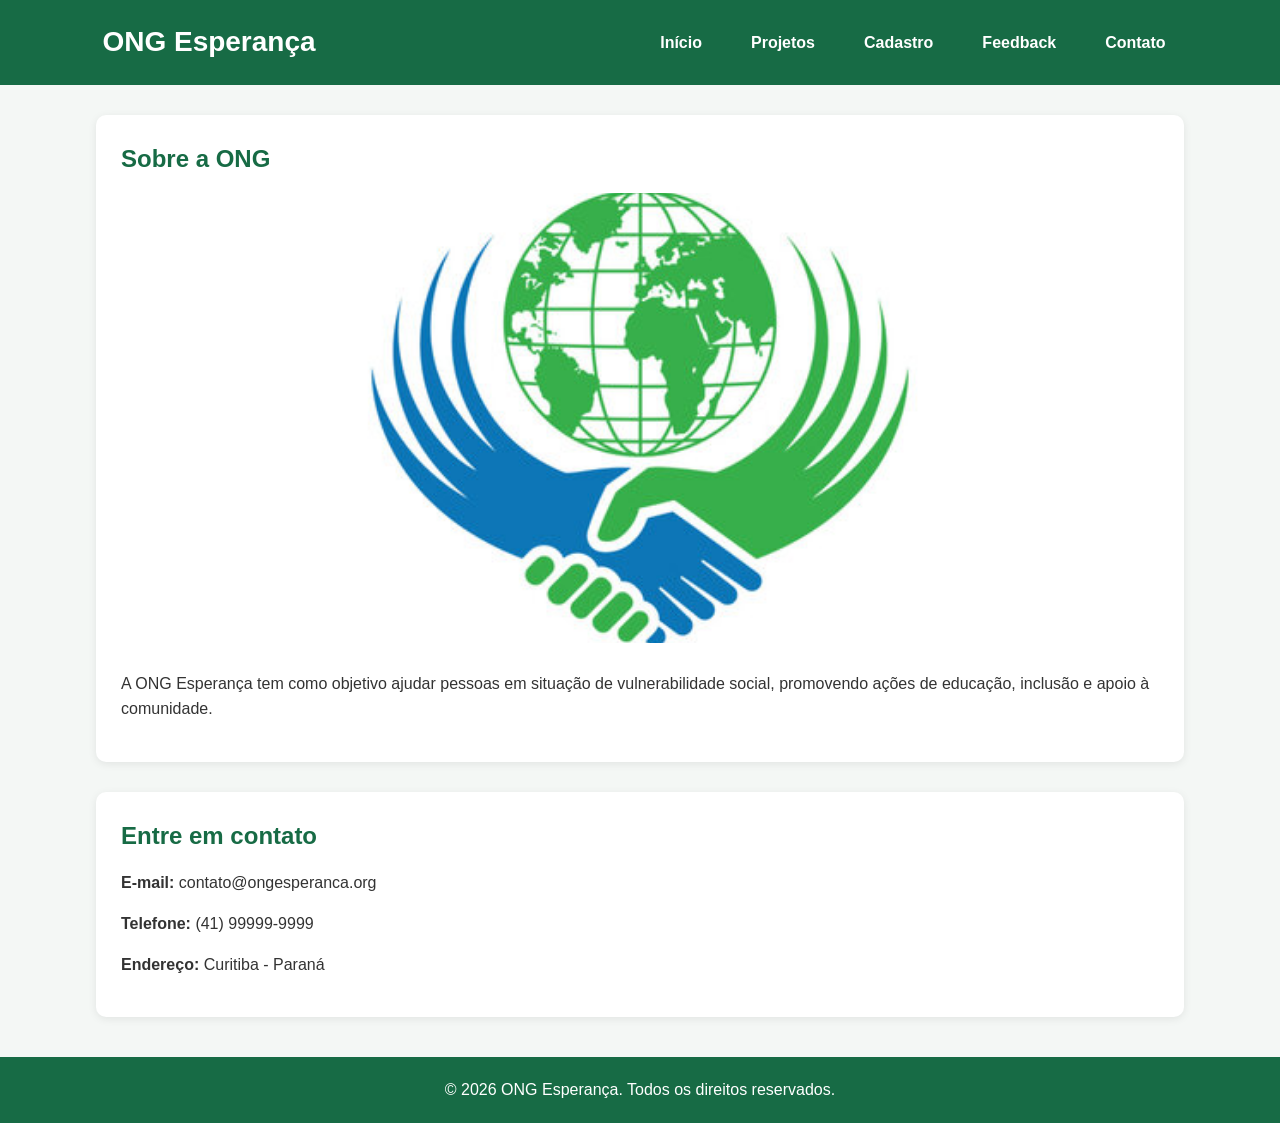
<file: index.html>
<!DOCTYPE html>
<html lang="pt-BR">
<head>
    <meta charset="UTF-8">
    <meta name="viewport" content="width=device-width, initial-scale=1.0">
    <title>ONG Esperança</title>

    <link rel="stylesheet" href="style.css">
</head>

<body>

    <header>
        <h1>ONG Esperança</h1>

        <nav>
    <a href="index.html">Início</a>
    <a href="projetos.html">Projetos</a>
    <a href="cadastro.html">Cadastro</a>
    <a href="feedback.html">Feedback</a>
    <a href="#contato">Contato</a>
        </nav>
    </header>

    <main>

        <section id="sobre">
            <h2>Sobre a ONG</h2>

            <img src="imagens/ong.jpg"
                 alt="Voluntários da ONG realizando uma ação social">

            <p>
                A ONG Esperança tem como objetivo ajudar pessoas em situação
                de vulnerabilidade social, promovendo ações de educação,
                inclusão e apoio à comunidade.
            </p>
        </section>

        <section id="contato">
            <h2>Entre em contato</h2>

            <p><strong>E-mail:</strong> contato@ongesperanca.org</p>
            <p><strong>Telefone:</strong> (41) 99999-9999</p>
            <p><strong>Endereço:</strong> Curitiba - Paraná</p>
        </section>

    </main>

    <footer>
        <p>&copy; 2026 ONG Esperança. Todos os direitos reservados.</p>
    </footer>

</body>
</file>
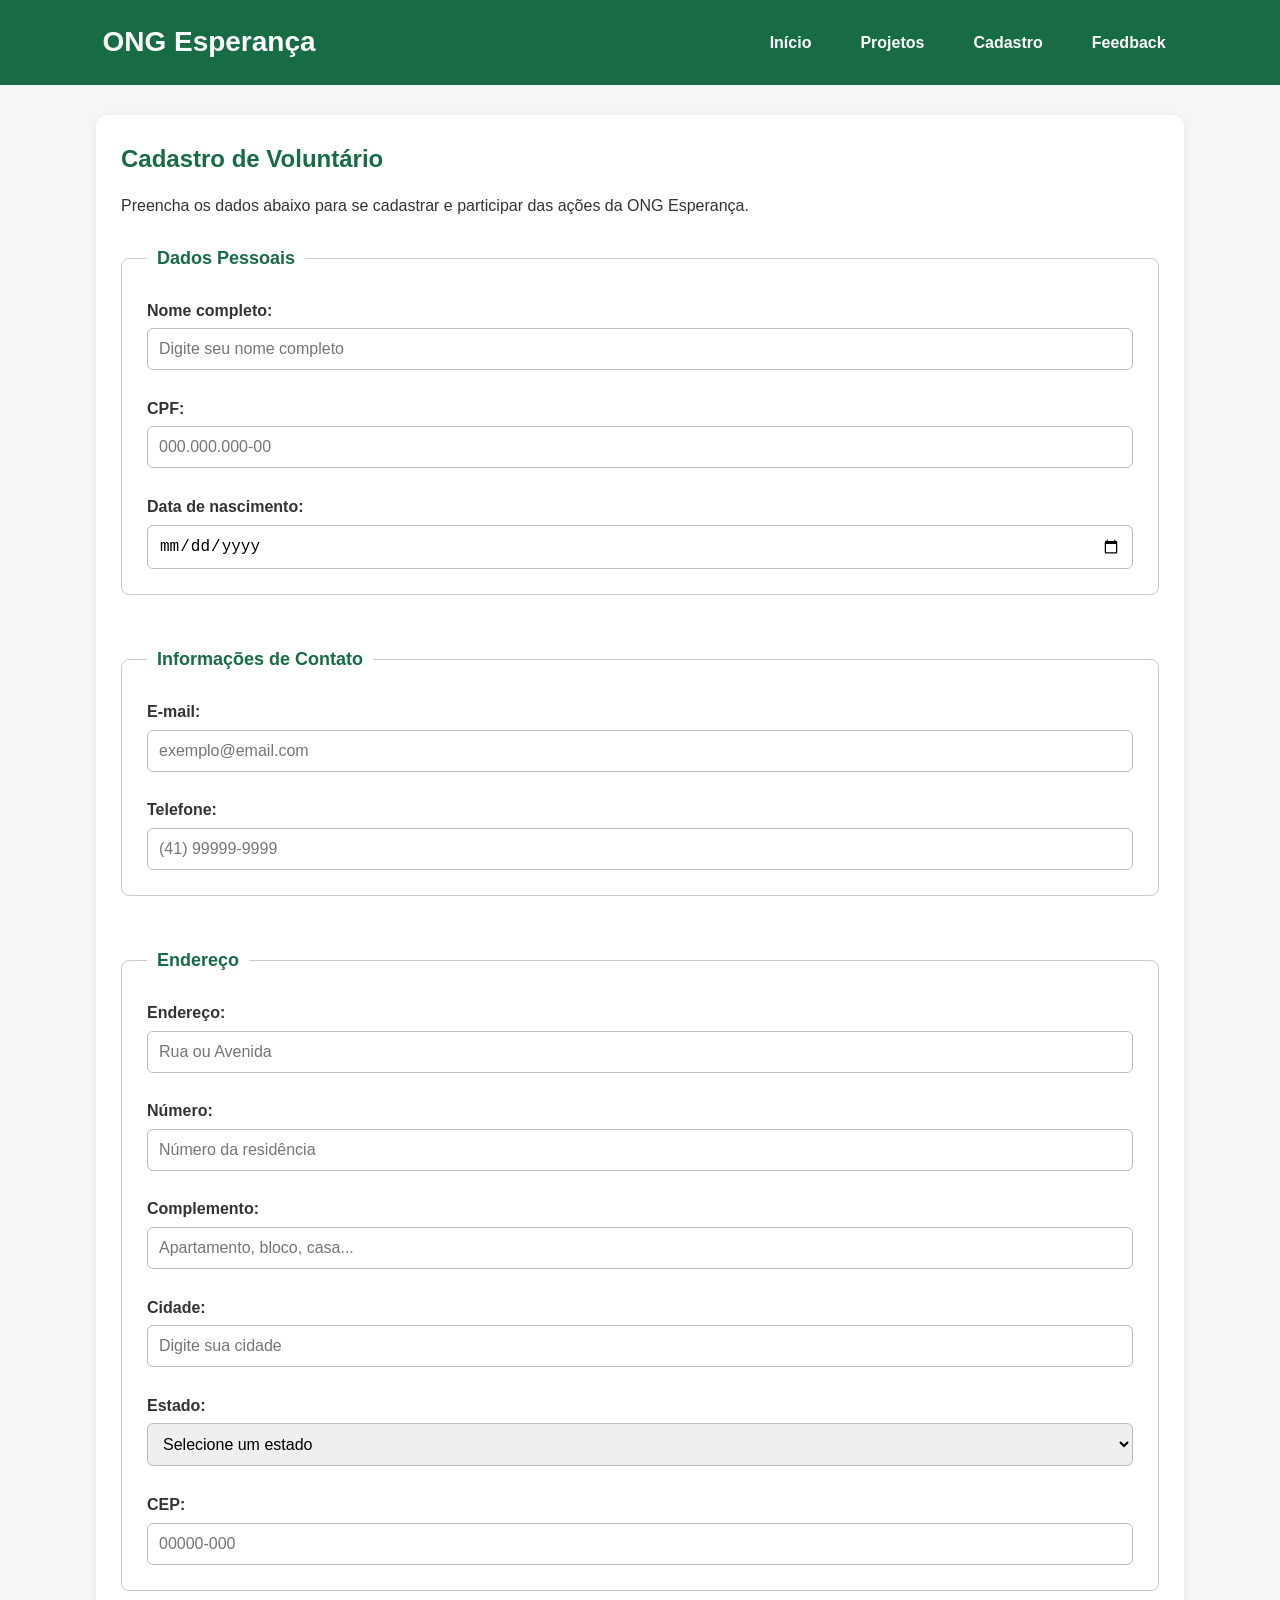
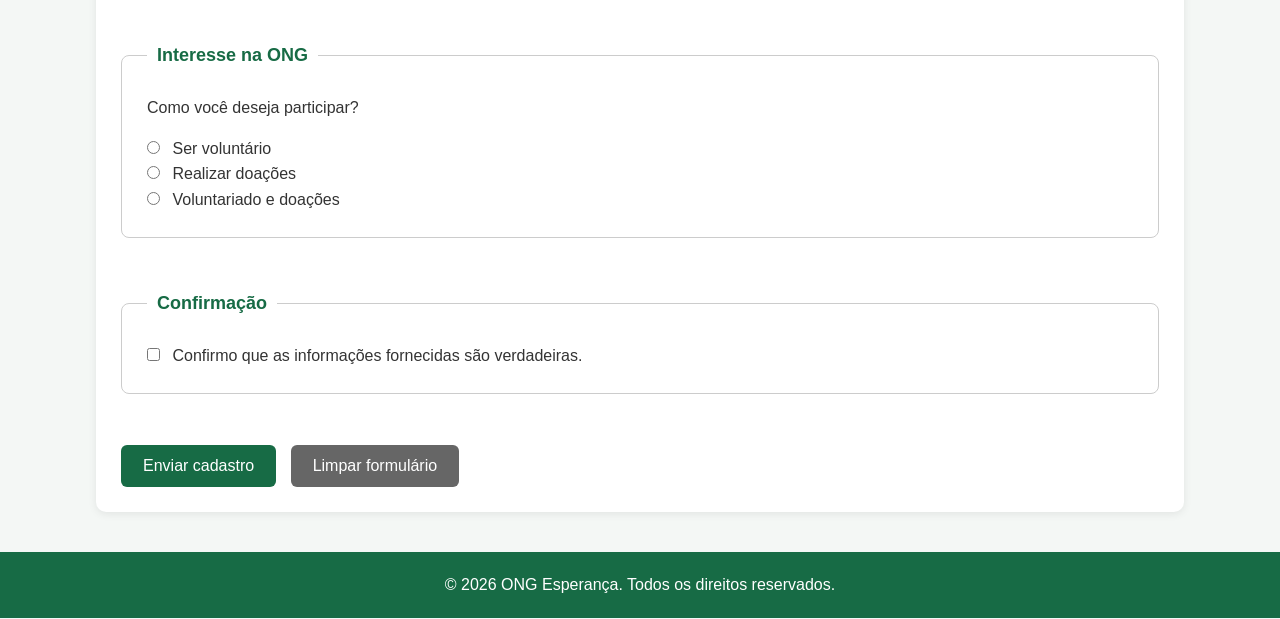
<file: cadastro.html>
<!DOCTYPE html>
<html lang="pt-BR">

<head>
    <meta charset="UTF-8">
    <meta name="viewport" content="width=device-width, initial-scale=1.0">

    <title>Cadastro - ONG Esperança</title>

    <link rel="stylesheet" href="style.css">
</head>

<body>

    <header>
        <h1>ONG Esperança</h1>

        <nav>
            <a href="index.html">Início</a>
            <a href="projetos.html">Projetos</a>
            <a href="cadastro.html">Cadastro</a>
            <a href="feedback.html">Feedback</a>
        </nav>
    </header>

    <main>

        <section>
            <h2>Cadastro de Voluntário</h2>

            <p>
                Preencha os dados abaixo para se cadastrar e participar
                das ações da ONG Esperança.
            </p>

            <form action="#" method="post">

                <!-- DADOS PESSOAIS -->
                <fieldset>

                    <legend>Dados Pessoais</legend>

                    <label for="nome">Nome completo:</label>
                    <input
                        type="text"
                        id="nome"
                        name="nome"
                        placeholder="Digite seu nome completo"
                        minlength="3"
                        required
                    >

                    <br><br>

                    <label for="cpf">CPF:</label>
                    <input
                        type="text"
                        id="cpf"
                        name="cpf"
                        placeholder="000.000.000-00"
                        pattern="\d{3}\.\d{3}\.\d{3}-\d{2}"
                        maxlength="14"
                        inputmode="numeric"
                        title="Digite o CPF no formato 000.000.000-00"
                        required
                    >

                    <br><br>

                    <label for="nascimento">Data de nascimento:</label>
                    <input
                        type="date"
                        id="nascimento"
                        name="nascimento"
                        required
                    >

                </fieldset>

                <br>

                <!-- CONTATO -->
                <fieldset>

                    <legend>Informações de Contato</legend>

                    <label for="email">E-mail:</label>
                    <input
                        type="email"
                        id="email"
                        name="email"
                        placeholder="exemplo@email.com"
                        required
                    >

                    <br><br>

                    <label for="telefone">Telefone:</label>
                    <input
                        type="tel"
                        id="telefone"
                        name="telefone"
                        placeholder="(41) 99999-9999"
                        pattern="\(\d{2}\) \d{5}-\d{4}"
                        maxlength="15"
                        title="Digite o telefone no formato (41) 99999-9999"
                        required
                    >

                </fieldset>

                <br>

                <!-- ENDEREÇO -->
                <fieldset>

                    <legend>Endereço</legend>

                    <label for="endereco">Endereço:</label>
                    <input
                        type="text"
                        id="endereco"
                        name="endereco"
                        placeholder="Rua ou Avenida"
                        required
                    >

                    <br><br>

                    <label for="numero">Número:</label>
                    <input
                        type="text"
                        id="numero"
                        name="numero"
                        placeholder="Número da residência"
                        required
                    >

                    <br><br>

                    <label for="complemento">Complemento:</label>
                    <input
                        type="text"
                        id="complemento"
                        name="complemento"
                        placeholder="Apartamento, bloco, casa..."
                    >

                    <br><br>

                    <label for="cidade">Cidade:</label>
                    <input
                        type="text"
                        id="cidade"
                        name="cidade"
                        placeholder="Digite sua cidade"
                        required
                    >

                    <br><br>

                    <label for="estado">Estado:</label>

                    <select id="estado" name="estado" required>
                        <option value="">Selecione um estado</option>

                        <option value="AC">Acre</option>
                        <option value="AL">Alagoas</option>
                        <option value="AP">Amapá</option>
                        <option value="AM">Amazonas</option>
                        <option value="BA">Bahia</option>
                        <option value="CE">Ceará</option>
                        <option value="DF">Distrito Federal</option>
                        <option value="ES">Espírito Santo</option>
                        <option value="GO">Goiás</option>
                        <option value="MA">Maranhão</option>
                        <option value="MT">Mato Grosso</option>
                        <option value="MS">Mato Grosso do Sul</option>
                        <option value="MG">Minas Gerais</option>
                        <option value="PA">Pará</option>
                        <option value="PB">Paraíba</option>
                        <option value="PR">Paraná</option>
                        <option value="PE">Pernambuco</option>
                        <option value="PI">Piauí</option>
                        <option value="RJ">Rio de Janeiro</option>
                        <option value="RN">Rio Grande do Norte</option>
                        <option value="RS">Rio Grande do Sul</option>
                        <option value="RO">Rondônia</option>
                        <option value="RR">Roraima</option>
                        <option value="SC">Santa Catarina</option>
                        <option value="SP">São Paulo</option>
                        <option value="SE">Sergipe</option>
                        <option value="TO">Tocantins</option>
                    </select>

                    <br><br>

                    <label for="cep">CEP:</label>
                    <input
                        type="text"
                        id="cep"
                        name="cep"
                        placeholder="00000-000"
                        pattern="\d{5}-\d{3}"
                        maxlength="9"
                        inputmode="numeric"
                        title="Digite o CEP no formato 00000-000"
                        required
                    >

                </fieldset>

                <br>

                <!-- PARTICIPAÇÃO -->
                <fieldset>

                    <legend>Interesse na ONG</legend>

                    <p>Como você deseja participar?</p>

                    <input
                        type="radio"
                        id="voluntario"
                        name="participacao"
                        value="voluntario"
                        required
                    >

                    <label for="voluntario">Ser voluntário</label>

                    <br>

                    <input
                        type="radio"
                        id="doador"
                        name="participacao"
                        value="doador"
                    >

                    <label for="doador">Realizar doações</label>

                    <br>

                    <input
                        type="radio"
                        id="ambos"
                        name="participacao"
                        value="ambos"
                    >

                    <label for="ambos">Voluntariado e doações</label>

                </fieldset>

                <br>

                <!-- CONFIRMAÇÃO -->
                <fieldset>

                    <legend>Confirmação</legend>

                    <input
                        type="checkbox"
                        id="termos"
                        name="termos"
                        required
                    >

                    <label for="termos">
                        Confirmo que as informações fornecidas são verdadeiras.
                    </label>

                </fieldset>

                <br>

                <button type="submit">Enviar cadastro</button>

                <button type="reset">Limpar formulário</button>

            </form>

        </section>

    </main>

    <footer>
        <p>&copy; 2026 ONG Esperança. Todos os direitos reservados.</p>
    </footer>

</body>

</html>
</file>
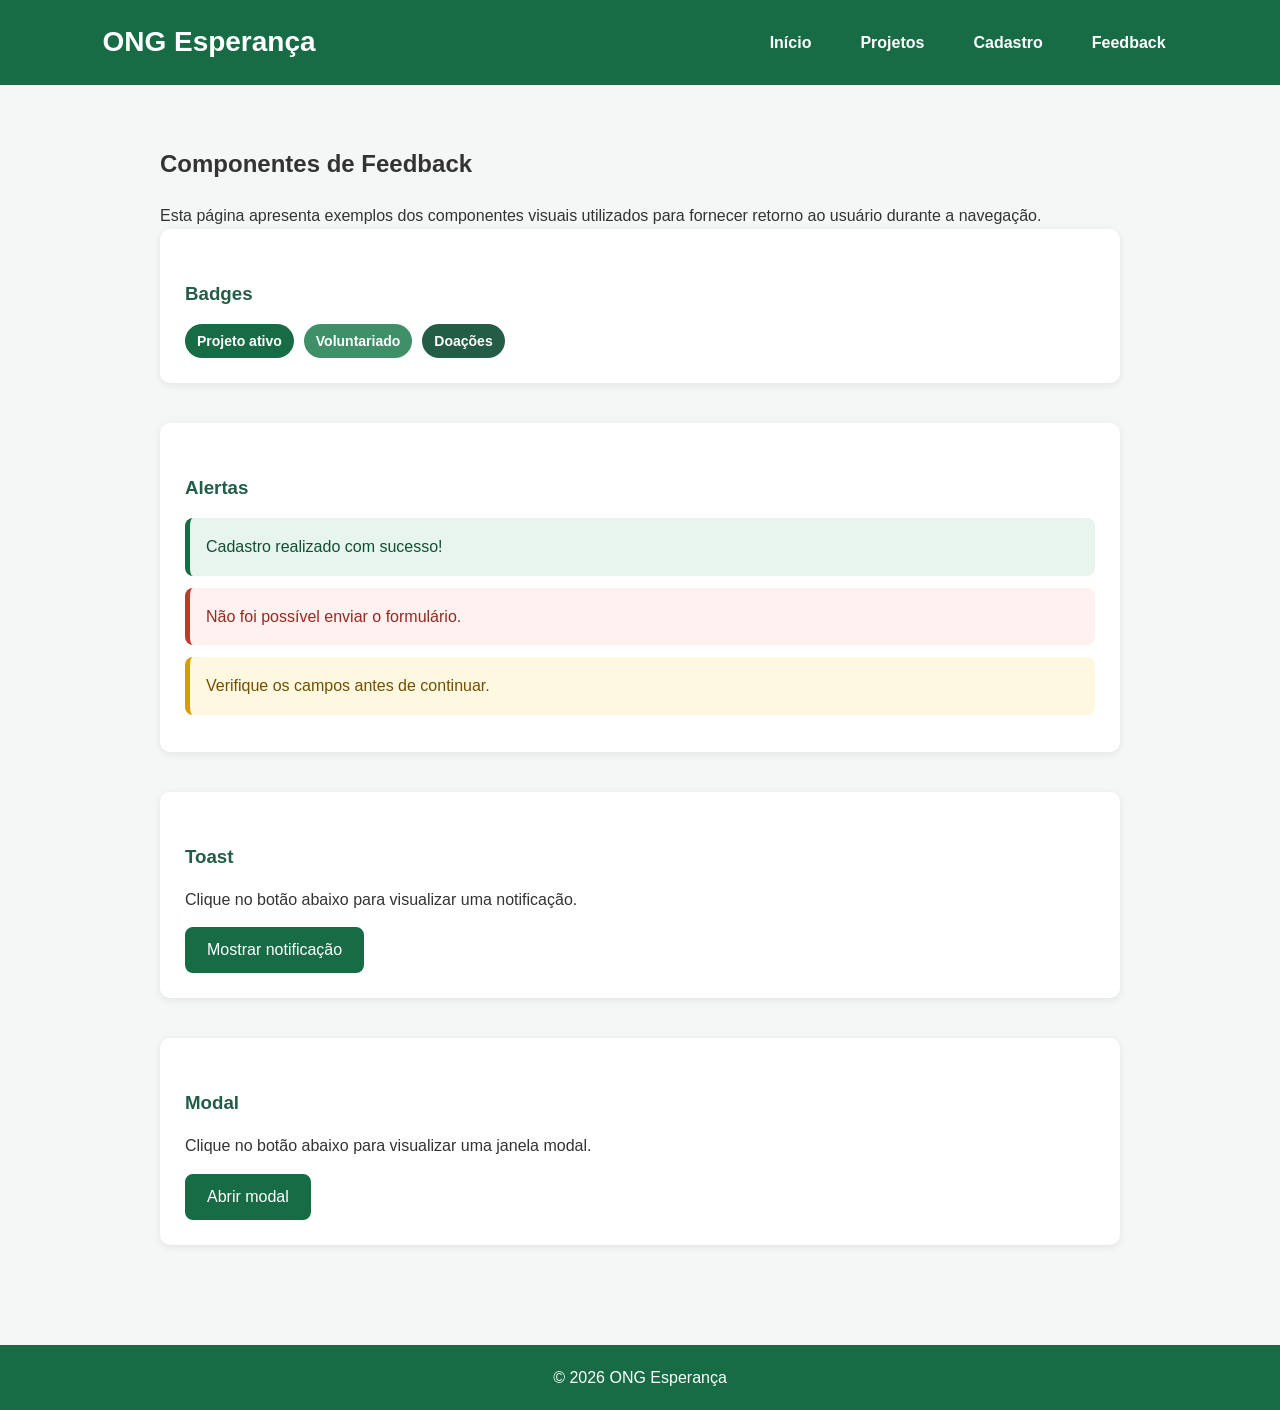
<file: feedback.html>
<!DOCTYPE html>
<html lang="pt-BR">

<head>
    <meta charset="UTF-8">

    <meta name="viewport" content="width=device-width, initial-scale=1.0">

    <title>Componentes de Feedback - ONG Esperança</title>

    <link rel="stylesheet" href="style.css">
</head>

<body>

    <header>
        <h1>ONG Esperança</h1>

        <nav>
            <a href="index.html">Início</a>
            <a href="projetos.html">Projetos</a>
            <a href="cadastro.html">Cadastro</a>
            <a href="feedback.html">Feedback</a>
        </nav>
    </header>


    <main class="feedback-demo">

        <h2>Componentes de Feedback</h2>

        <p>
            Esta página apresenta exemplos dos componentes visuais utilizados
            para fornecer retorno ao usuário durante a navegação.
        </p>


        <!-- BADGES -->

        <section>

            <h3>Badges</h3>

            <div class="badges">

                <span class="badge badge-ativo">
                    Projeto ativo
                </span>

                <span class="badge badge-voluntario">
                    Voluntariado
                </span>

                <span class="badge badge-doacao">
                    Doações
                </span>

            </div>

        </section>


        <!-- ALERTAS -->

        <section>

            <h3>Alertas</h3>

            <div class="alerta alerta-sucesso">
                Cadastro realizado com sucesso!
            </div>

            <div class="alerta alerta-erro">
                Não foi possível enviar o formulário.
            </div>

            <div class="alerta alerta-aviso">
                Verifique os campos antes de continuar.
            </div>

        </section>


        <!-- TOAST -->

        <section>

            <h3>Toast</h3>

            <p>
                Clique no botão abaixo para visualizar uma notificação.
            </p>

            <button class="botao" onclick="mostrarToast()">
                Mostrar notificação
            </button>

            <div id="toast" class="toast">
                Sua solicitação foi enviada com sucesso!
            </div>

        </section>


        <!-- MODAL -->

        <section>

            <h3>Modal</h3>

            <p>
                Clique no botão abaixo para visualizar uma janela modal.
            </p>

            <button class="botao" onclick="abrirModal()">
                Abrir modal
            </button>


            <div id="modal" class="modal">

                <div class="modal-conteudo">

                    <button
                        class="fechar"
                        onclick="fecharModal()">
                        ×
                    </button>

                    <h2>Obrigado pelo seu interesse!</h2>

                    <p>
                        Sua participação ajuda a fortalecer
                        os projetos da ONG.
                    </p>

                    <button
                        class="botao"
                        onclick="fecharModal()">
                        Entendi
                    </button>

                </div>

            </div>

        </section>


    </main>


    <footer>

        <p>
            © 2026 ONG Esperança
        </p>

    </footer>


    <script>

        function mostrarToast() {

            const toast =
                document.getElementById("toast");

            toast.classList.add("mostrar");

            setTimeout(() => {

                toast.classList.remove("mostrar");

            }, 3000);

        }


        function abrirModal() {

            document
                .getElementById("modal")
                .classList.add("ativo");

        }


        function fecharModal() {

            document
                .getElementById("modal")
                .classList.remove("ativo");

        }

    </script>


</body>

</html>
</file>
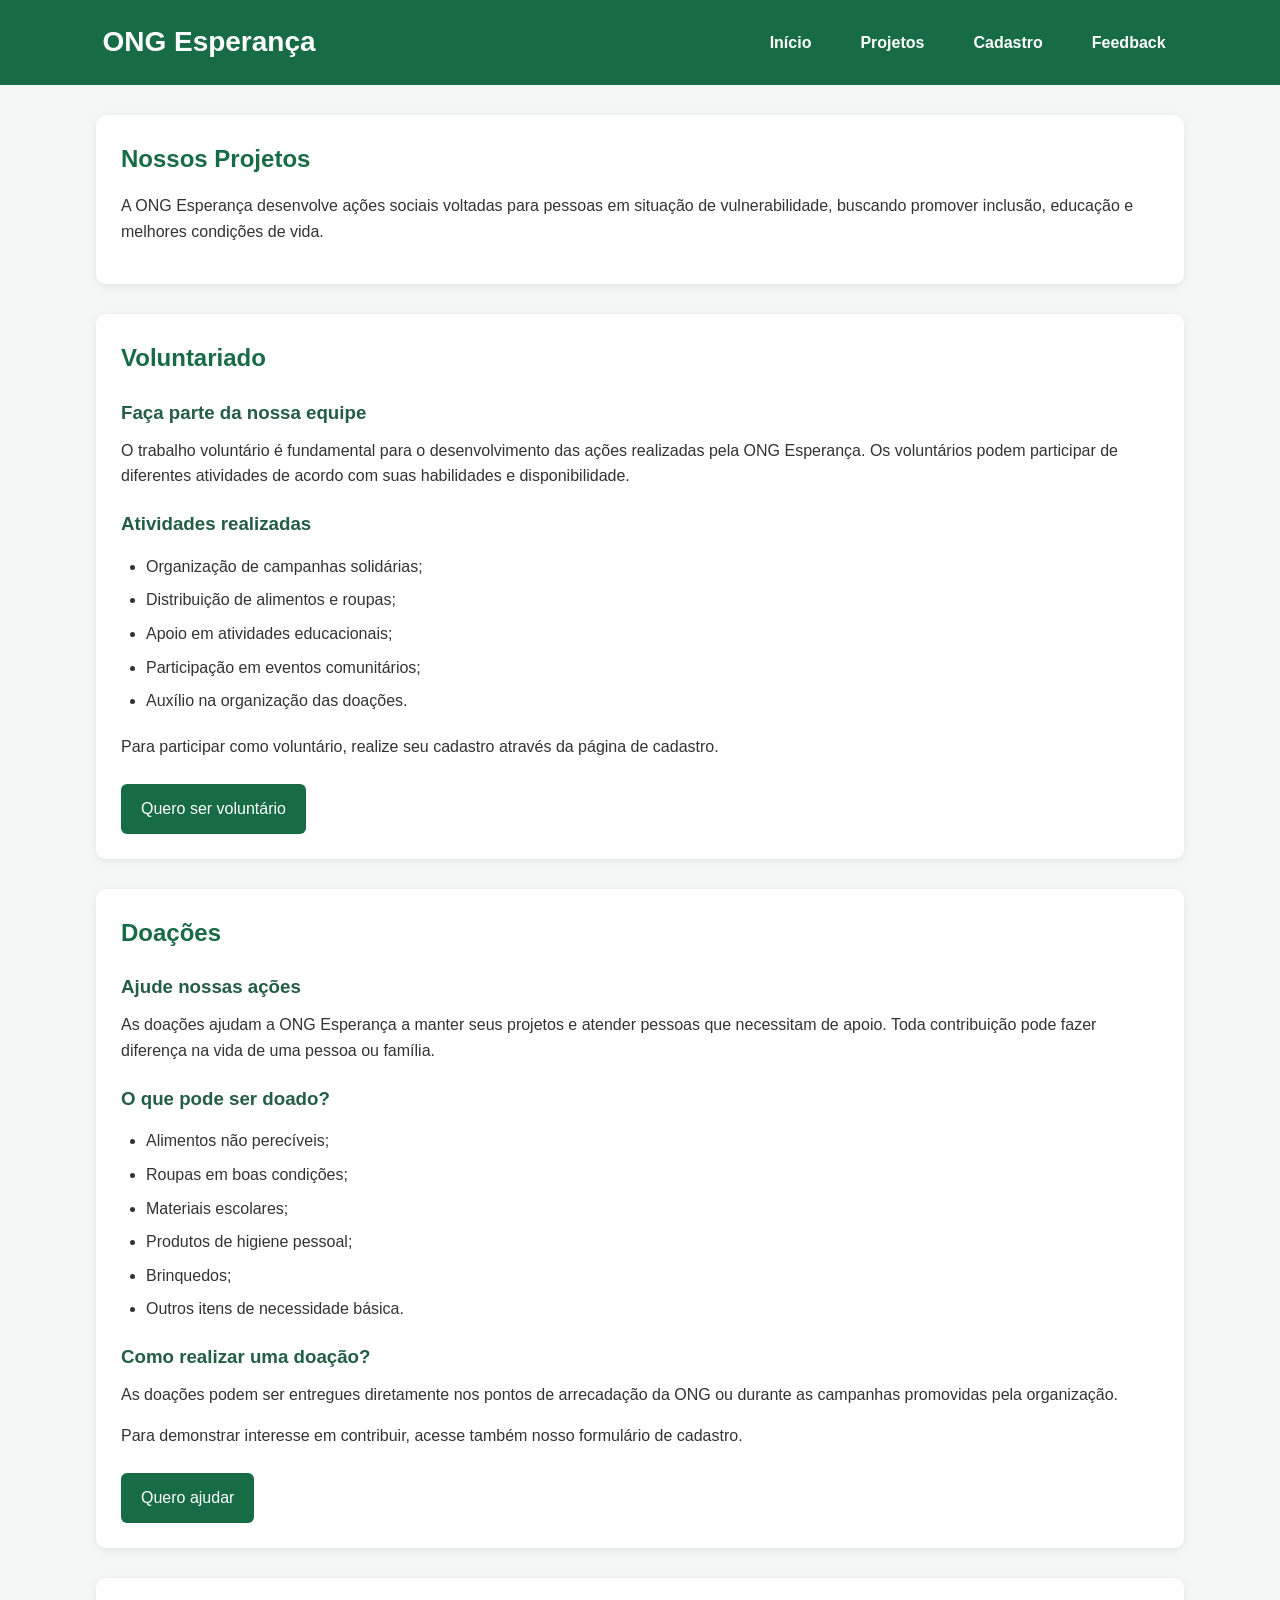
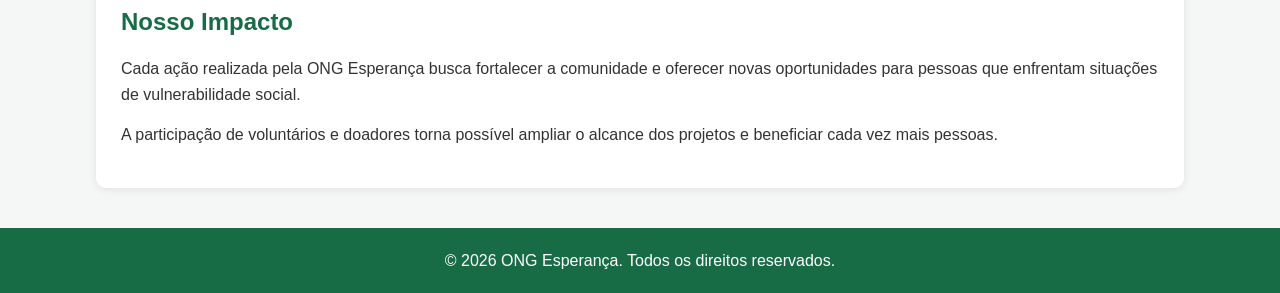
<file: projetos.html>
<!DOCTYPE html>
<html lang="pt-BR">

<head>
    <meta charset="UTF-8">
    <meta name="viewport" content="width=device-width, initial-scale=1.0">

    <title>Projetos - ONG Esperança</title>

    <link rel="stylesheet" href="style.css">
</head>

<body>

    <header>
        <h1>ONG Esperança</h1>

        <nav>
            <a href="index.html">Início</a>
            <a href="projetos.html">Projetos</a>
            <a href="cadastro.html">Cadastro</a>
            <a href="feedback.html">Feedback</a>
        </nav>
    </header>

    <main>

        <section>
            <h2>Nossos Projetos</h2>

            <p>
                A ONG Esperança desenvolve ações sociais voltadas para
                pessoas em situação de vulnerabilidade, buscando promover
                inclusão, educação e melhores condições de vida.
            </p>
        </section>

        <!-- VOLUNTARIADO -->
        <section id="voluntariado">

            <h2>Voluntariado</h2>

            <article>

                <h3>Faça parte da nossa equipe</h3>

                <p>
                    O trabalho voluntário é fundamental para o desenvolvimento
                    das ações realizadas pela ONG Esperança. Os voluntários
                    podem participar de diferentes atividades de acordo com
                    suas habilidades e disponibilidade.
                </p>

                <h3>Atividades realizadas</h3>

                <ul>
                    <li>Organização de campanhas solidárias;</li>
                    <li>Distribuição de alimentos e roupas;</li>
                    <li>Apoio em atividades educacionais;</li>
                    <li>Participação em eventos comunitários;</li>
                    <li>Auxílio na organização das doações.</li>
                </ul>

                <p>
                    Para participar como voluntário, realize seu cadastro
                    através da página de cadastro.
                </p>

                <a href="cadastro.html">Quero ser voluntário</a>

            </article>

        </section>

        <!-- DOAÇÕES -->
        <section id="doacoes">

            <h2>Doações</h2>

            <article>

                <h3>Ajude nossas ações</h3>

                <p>
                    As doações ajudam a ONG Esperança a manter seus projetos
                    e atender pessoas que necessitam de apoio. Toda contribuição
                    pode fazer diferença na vida de uma pessoa ou família.
                </p>

                <h3>O que pode ser doado?</h3>

                <ul>
                    <li>Alimentos não perecíveis;</li>
                    <li>Roupas em boas condições;</li>
                    <li>Materiais escolares;</li>
                    <li>Produtos de higiene pessoal;</li>
                    <li>Brinquedos;</li>
                    <li>Outros itens de necessidade básica.</li>
                </ul>

                <h3>Como realizar uma doação?</h3>

                <p>
                    As doações podem ser entregues diretamente nos pontos
                    de arrecadação da ONG ou durante as campanhas promovidas
                    pela organização.
                </p>

                <p>
                    Para demonstrar interesse em contribuir, acesse também
                    nosso formulário de cadastro.
                </p>

                <a href="cadastro.html">Quero ajudar</a>

            </article>

        </section>

        <!-- IMPACTO SOCIAL -->
        <section id="impacto">

            <h2>Nosso Impacto</h2>

            <p>
                Cada ação realizada pela ONG Esperança busca fortalecer
                a comunidade e oferecer novas oportunidades para pessoas
                que enfrentam situações de vulnerabilidade social.
            </p>

            <p>
                A participação de voluntários e doadores torna possível
                ampliar o alcance dos projetos e beneficiar cada vez mais
                pessoas.
            </p>

        </section>

    </main>

    <footer>
        <p>&copy; 2026 ONG Esperança. Todos os direitos reservados.</p>
    </footer>

</body>

</html>
</file>
<file: style.css>
/* CONFIGURAÇÕES GERAIS */

* {
    margin: 0;
    padding: 0;
    box-sizing: border-box;
}

body {
    font-family: Arial, Helvetica, sans-serif;
    background-color: #f4f7f5;
    color: #333;
    line-height: 1.6;
}


/* CABEÇALHO */

header {
    background-color: #176b45;
    color: white;
    padding: 20px 8%;
    display: flex;
    justify-content: space-between;
    align-items: center;
}

header h1 {
    font-size: 28px;
}


/* MENU */

nav {
    display: flex;
    gap: 25px;
}

nav a {
    color: white;
    text-decoration: none;
    font-weight: bold;
    padding: 8px 12px;
    border-radius: 5px;
    transition: 0.3s;
}

nav a:hover {
    background-color: #0f5033;
}


/* CONTEÚDO PRINCIPAL */

main {
    width: 90%;
    max-width: 1100px;
    margin: 40px auto;
}


/* SEÇÕES */

section {
    background-color: white;
    margin-bottom: 30px;
    padding: 30px;
    border-radius: 10px;
    box-shadow: 0 2px 8px rgba(0, 0, 0, 0.08);
}

section h2 {
    color: #176b45;
    margin-bottom: 15px;
}

section h3 {
    color: #245d46;
    margin-top: 20px;
    margin-bottom: 10px;
}

section p {
    margin-bottom: 15px;
}


/* IMAGEM DA PÁGINA INICIAL */

section img {
    width: 100%;
    max-height: 450px;
    object-fit: cover;
    border-radius: 10px;
    margin-bottom: 20px;
}


/* LISTAS DOS PROJETOS */

ul {
    margin: 15px 0 20px 25px;
}

li {
    margin-bottom: 8px;
}


/* LINKS DAS SEÇÕES */

article a {
    display: inline-block;
    background-color: #176b45;
    color: white;
    text-decoration: none;
    padding: 12px 20px;
    border-radius: 6px;
    margin-top: 10px;
    transition: 0.3s;
}

article a:hover {
    background-color: #0f5033;
}


/* FORMULÁRIO */

form {
    margin-top: 25px;
}

fieldset {
    border: 1px solid #ccc;
    border-radius: 8px;
    padding: 25px;
    margin-bottom: 25px;
}

legend {
    color: #176b45;
    font-weight: bold;
    font-size: 18px;
    padding: 0 10px;
}

label {
    display: block;
    font-weight: bold;
    margin-bottom: 5px;
}


/* CAMPOS DO FORMULÁRIO */

input,
select {
    width: 100%;
    padding: 11px;
    border: 1px solid #bbb;
    border-radius: 6px;
    font-size: 16px;
}

input:focus,
select:focus {
    outline: none;
    border-color: #176b45;
}


/* RADIO E CHECKBOX */

input[type="radio"],
input[type="checkbox"] {
    width: auto;
    margin-right: 8px;
}

input[type="radio"] + label,
input[type="checkbox"] + label {
    display: inline;
    font-weight: normal;
}


/* BOTÕES */

button {
    background-color: #176b45;
    color: white;
    border: none;
    padding: 12px 22px;
    border-radius: 6px;
    font-size: 16px;
    cursor: pointer;
    margin-right: 10px;
    transition: 0.3s;
}

button:hover {
    background-color: #0f5033;
}

button[type="reset"] {
    background-color: #666;
}

button[type="reset"]:hover {
    background-color: #444;
}


/* RODAPÉ */

footer {
    background-color: #176b45;
    color: white;
    text-align: center;
    padding: 20px;
    margin-top: 40px;
}


/* ========================================
   RESPONSIVIDADE
======================================== */


/* 1 - CELULARES PEQUENOS - até 480px */

@media (max-width: 480px) {

    header {
        flex-direction: column;
        gap: 10px;
        text-align: center;
    }

    nav {
        flex-direction: column;
        gap: 5px;
        width: 100%;
    }

    nav a {
        display: block;
    }

    main {
        width: 95%;
        margin: 15px auto;
    }

    section {
        padding: 15px;
    }

    button {
        width: 100%;
        margin-bottom: 10px;
    }
}


/* 2 - CELULARES - 481px até 767px */

@media (min-width: 481px) and (max-width: 767px) {

    header {
        flex-direction: column;
        gap: 15px;
        text-align: center;
    }

    nav {
        flex-direction: column;
        gap: 5px;
        width: 100%;
    }

    nav a {
        display: block;
    }

    main {
        width: 95%;
        margin: 20px auto;
    }

    section {
        padding: 20px;
    }

    button {
        width: 100%;
        margin-bottom: 10px;
    }
}


/* 3 - TABLETS - 768px até 1023px */

@media (min-width: 768px) and (max-width: 1023px) {

    main {
        width: 90%;
        margin: 25px auto;
    }

    section {
        padding: 25px;
    }

    nav {
        gap: 15px;
    }
}


/* 4 - NOTEBOOKS E DESKTOPS - 1024px até 1439px */

@media (min-width: 1024px) and (max-width: 1439px) {

    main {
        width: 85%;
        max-width: 1200px;
        margin: 30px auto;
    }

    section {
        padding: 25px;
    }
}


/* 5 - TELAS GRANDES - 1440px ou mais */

@media (min-width: 1440px) {

    main {
        width: 80%;
        max-width: 1400px;
        margin: 40px auto;
    }

    section {
        padding: 30px;
    }
}

/* ========================================
   PÁGINA DE FEEDBACK
======================================== */

.feedback-demo {
    max-width: 1000px;
    margin: 40px auto;
    padding: 20px;
}

.feedback-demo section {
    margin-bottom: 40px;
}

.feedback-demo h2 {
    margin-bottom: 20px;
}

.feedback-demo h3 {
    margin-top: 25px;
    margin-bottom: 15px;
}


/* ========================================
   BADGES
======================================== */

.badges {
    display: flex;
    gap: 10px;
    flex-wrap: wrap;
}

.badge {
    padding: 6px 12px;
    border-radius: 20px;
    font-size: 14px;
    font-weight: bold;
}

.badge-ativo {
    background-color: #176b45;
    color: #ffffff;
}

.badge-voluntario {
    background-color: #3f8f68;
    color: #ffffff;
}

.badge-doacao {
    background-color: #245d46;
    color: #ffffff;
}


/* ========================================
   ALERTAS
======================================== */

.alerta {
    padding: 16px;
    margin: 12px 0;
    border-radius: 8px;
    border-left: 5px solid;
}

.alerta-sucesso {
    background-color: #e8f5ee;
    border-color: #176b45;
    color: #0f5033;
}

.alerta-erro {
    background-color: #fff1f0;
    border-color: #c0392b;
    color: #922b21;
}

.alerta-aviso {
    background-color: #fff8e1;
    border-color: #d89b00;
    color: #705000;
}


/* ========================================
   BOTÕES
======================================== */

.botao {
    background-color: #176b45;
    color: #ffffff;
    border: 2px solid #176b45;
    border-radius: 8px;
    padding: 12px 20px;
    cursor: pointer;

    transition:
        background-color 0.3s ease,
        box-shadow 0.3s ease,
        transform 0.2s ease;
}

.botao:hover {
    background-color: #0f5033;
    border-color: #0f5033;

    box-shadow: 0 4px 10px rgba(0, 0, 0, 0.15);
}

.botao:focus {
    outline: 3px solid #3f8f68;
    outline-offset: 3px;
}

.botao:active {
    transform: scale(0.97);
}


/* ========================================
   TOAST
======================================== */

.toast {
    visibility: hidden;

    min-width: 280px;

    background-color: #176b45;
    color: #ffffff;

    position: fixed;

    right: 30px;
    bottom: 30px;

    padding: 16px 20px;

    border-radius: 8px;

    box-shadow: 0 4px 12px rgba(0, 0, 0, 0.20);

    opacity: 0;

    transform: translateY(20px);

    transition: 0.3s ease;

    z-index: 1100;
}

.toast.mostrar {
    visibility: visible;

    opacity: 1;

    transform: translateY(0);
}


/* ========================================
   MODAL
======================================== */

.modal {
    display: none;

    position: fixed;

    top: 0;
    left: 0;

    width: 100%;
    height: 100%;

    background-color: rgba(0, 0, 0, 0.55);

    align-items: center;
    justify-content: center;

    z-index: 1000;
}

.modal.ativo {
    display: flex;
}

.modal-conteudo {
    background-color: #ffffff;

    width: 90%;
    max-width: 500px;

    padding: 30px;

    border-radius: 12px;

    position: relative;

    box-shadow: 0 8px 30px rgba(0, 0, 0, 0.25);
}

.modal-conteudo h2 {
    color: #176b45;

    margin-bottom: 15px;
}

.modal-conteudo p {
    margin-bottom: 20px;
}

.fechar {
    position: absolute;

    top: 10px;
    right: 15px;

    border: none;

    background-color: transparent;

    font-size: 28px;

    cursor: pointer;

    color: #333333;
}

.fechar:hover {
    color: #c0392b;
}


/* ========================================
   RESPONSIVIDADE DO FEEDBACK
======================================== */

@media (max-width: 767px) {

    .feedback-demo {
        margin: 20px auto;
        padding: 15px;
    }

    .badges {
        flex-direction: column;
        align-items: flex-start;
    }

    .toast {
        left: 20px;
        right: 20px;
        bottom: 20px;

        min-width: auto;
    }

    .modal-conteudo {
        width: 90%;
        padding: 20px;
    }
}
</file>
